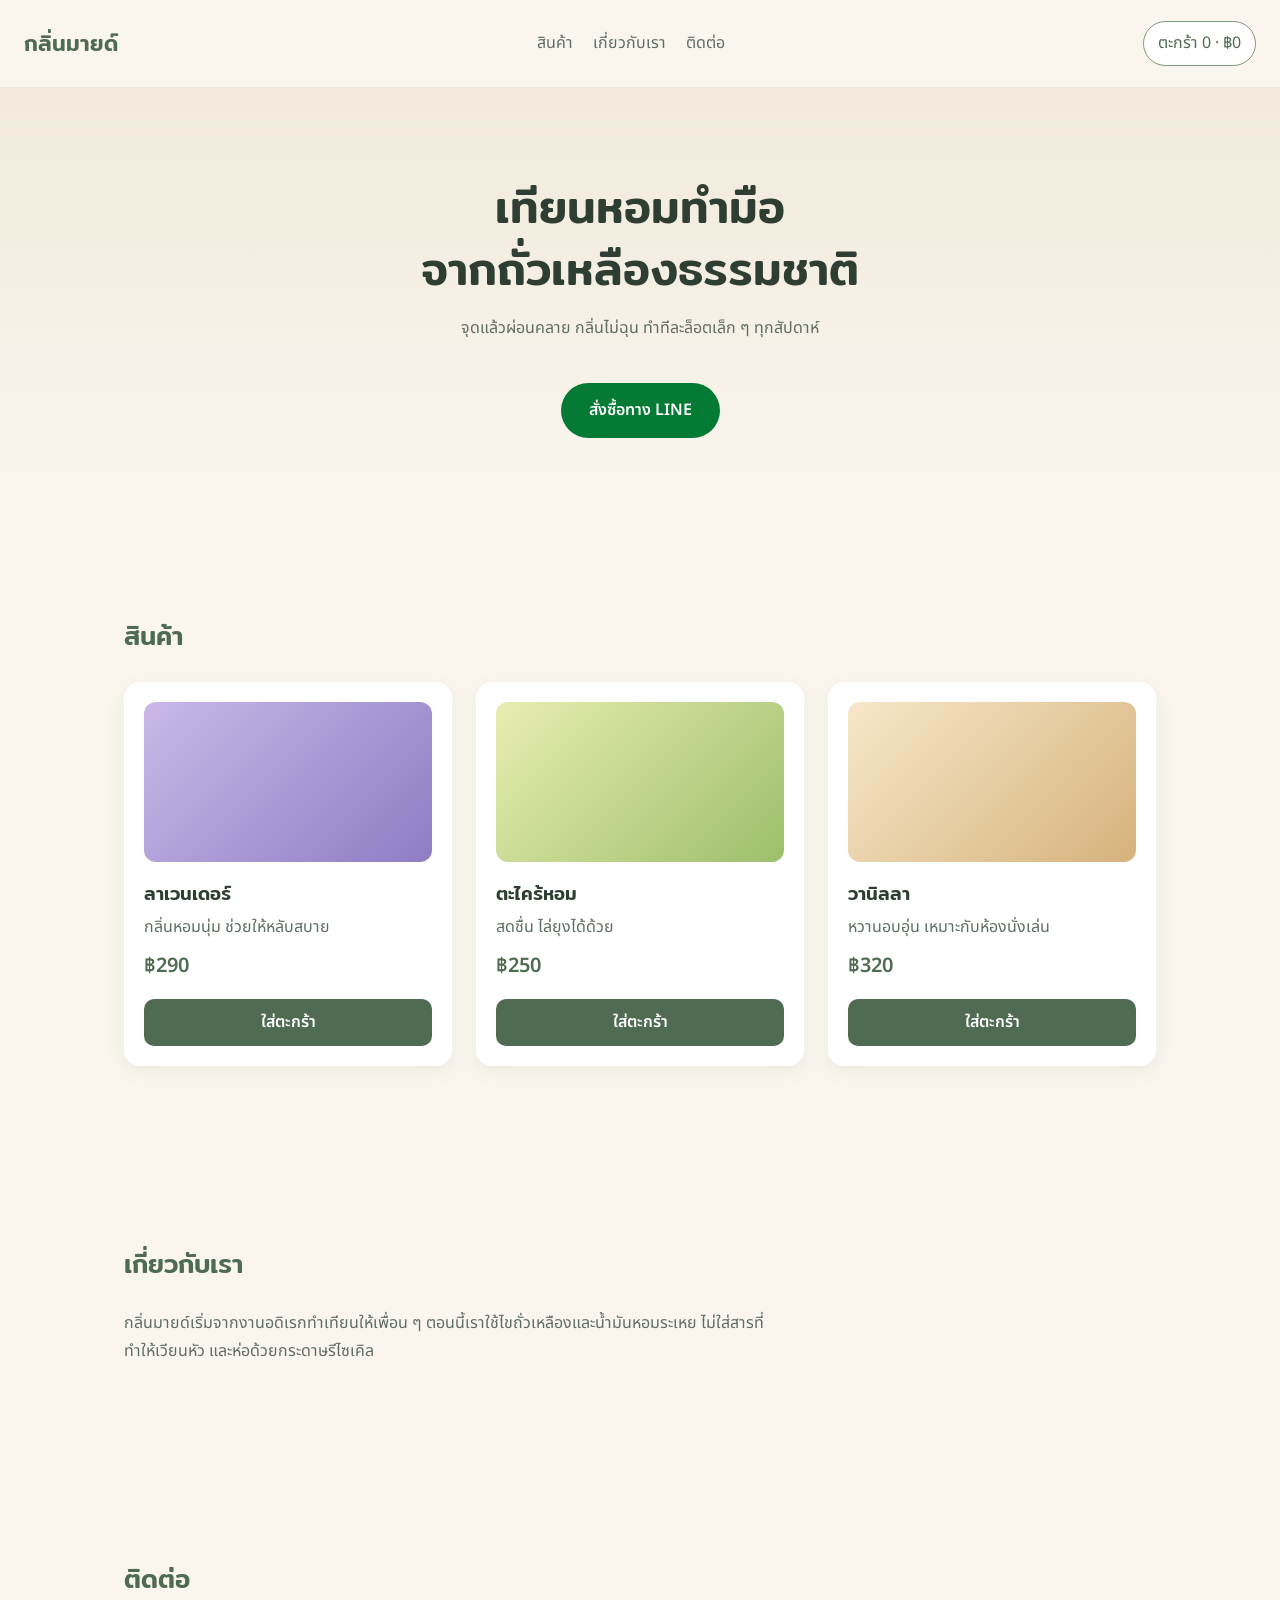
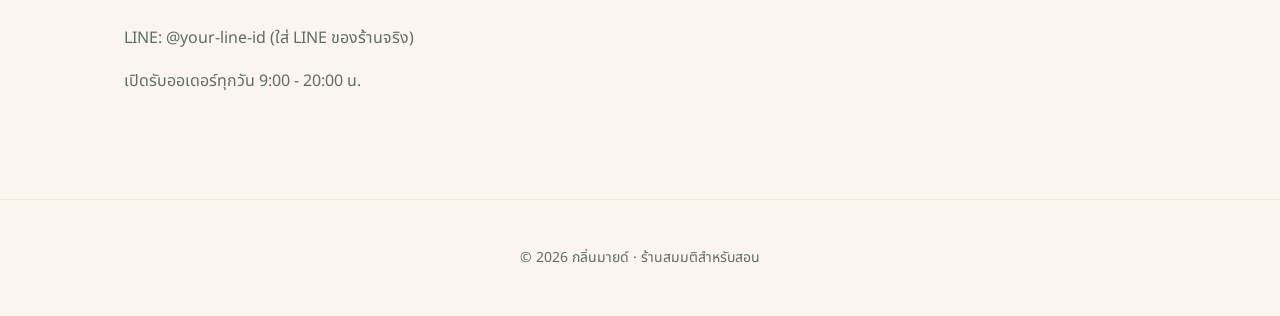
<file: public/demo/index.html>
<!DOCTYPE html>
<html lang="th">
<head>
  <meta charset="UTF-8">
  <meta name="viewport" content="width=device-width, initial-scale=1.0">
  <title>กลิ่นมายด์ - เทียนหอมทำมือจากถั่วเหลือง</title>
  <meta name="description" content="เทียนหอมทำมือจากไขถั่วเหลือง กลิ่นลาเวนเดอร์ ตะไคร้หอม วานิลลา สั่งซื้อง่ายทาง LINE (ร้านสมมติสำหรับสอนทำเว็บ)">
  <meta property="og:type" content="website">
  <meta property="og:title" content="กลิ่นมายด์ - เทียนหอมทำมือ">
  <meta property="og:description" content="เทียนหอมจากไขถั่วเหลือง 3 กลิ่น สั่งซื้อง่ายทาง LINE">
  <meta property="og:image" content="https://vibecoding-th.vercel.app/demo/og.jpg">
  <meta property="og:image:width" content="1200">
  <meta property="og:image:height" content="630">
  <meta name="twitter:card" content="summary_large_image">
  <link rel="preconnect" href="https://fonts.googleapis.com">
  <link rel="preconnect" href="https://fonts.gstatic.com" crossorigin>
  <link href="https://fonts.googleapis.com/css2?family=Mitr:wght@400;500&family=Noto+Sans+Thai:wght@400;600&display=swap" rel="stylesheet">
  <link rel="stylesheet" href="style.css">
</head>
<body>
  <header class="site-header">
    <a href="#" class="logo">กลิ่นมายด์</a>
    <nav>
      <a href="#products">สินค้า</a>
      <a href="#about">เกี่ยวกับเรา</a>
      <a href="#contact">ติดต่อ</a>
    </nav>
    <button class="cart-btn" id="cart-btn">ตะกร้า <span id="cart-count">0</span> · ฿<span id="cart-total">0</span></button>
  </header>

  <aside class="cart-panel" id="cart-panel" hidden>
    <h3>ตะกร้าของคุณ</h3>
    <ul id="cart-items"></ul>
    <p class="cart-sum">รวม ฿<span id="cart-sum">0</span></p>
    <a class="btn-line" id="send-line" href="#" target="_blank" rel="noopener">ส่งรายการทาง LINE</a>
    <p class="cart-note">ยังไม่มีการจ่ายเงินบนเว็บ ร้านจะตอบกลับเพื่อยืนยันทาง LINE</p>
  </aside>

  <section class="hero">
    <h1>เทียนหอมทำมือ<br>จากถั่วเหลืองธรรมชาติ</h1>
    <p>จุดแล้วผ่อนคลาย กลิ่นไม่ฉุน ทำทีละล็อตเล็ก ๆ ทุกสัปดาห์</p>
    <a class="btn-line" href="https://line.me/R/msg/text/?%E0%B8%AA%E0%B8%99%E0%B9%83%E0%B8%88%E0%B8%AA%E0%B8%B1%E0%B9%88%E0%B8%87%E0%B9%80%E0%B8%97%E0%B8%B5%E0%B8%A2%E0%B8%99%E0%B8%AB%E0%B8%AD%E0%B8%A1%E0%B8%84%E0%B8%A3%E0%B8%B1%E0%B8%9A" target="_blank" rel="noopener">สั่งซื้อทาง LINE</a>
  </section>

  <section id="products" class="products">
    <h2>สินค้า</h2>
    <div class="product-list">
      <div class="product" data-name="ลาเวนเดอร์" data-price="290">
        <div class="product-img lavender"></div>
        <h3>ลาเวนเดอร์</h3>
        <p>กลิ่นหอมนุ่ม ช่วยให้หลับสบาย</p>
        <p class="price">฿290</p>
        <button class="add-btn">ใส่ตะกร้า</button>
      </div>
      <div class="product" data-name="ตะไคร้หอม" data-price="250">
        <div class="product-img lemongrass"></div>
        <h3>ตะไคร้หอม</h3>
        <p>สดชื่น ไล่ยุงได้ด้วย</p>
        <p class="price">฿250</p>
        <button class="add-btn">ใส่ตะกร้า</button>
      </div>
      <div class="product" data-name="วานิลลา" data-price="320">
        <div class="product-img vanilla"></div>
        <h3>วานิลลา</h3>
        <p>หวานอบอุ่น เหมาะกับห้องนั่งเล่น</p>
        <p class="price">฿320</p>
        <button class="add-btn">ใส่ตะกร้า</button>
      </div>
    </div>
  </section>

  <section id="about" class="about">
    <h2>เกี่ยวกับเรา</h2>
    <p>กลิ่นมายด์เริ่มจากงานอดิเรกทำเทียนให้เพื่อน ๆ ตอนนี้เราใช้ไขถั่วเหลืองและน้ำมันหอมระเหย ไม่ใส่สารที่ทำให้เวียนหัว และห่อด้วยกระดาษรีไซเคิล</p>
  </section>

  <section id="contact" class="contact">
    <h2>ติดต่อ</h2>
    <p>LINE: @your-line-id (ใส่ LINE ของร้านจริง)</p>
    <p>เปิดรับออเดอร์ทุกวัน 9:00 - 20:00 น.</p>
  </section>

  <footer>
    <p>&copy; <span id="year"></span> กลิ่นมายด์ · ร้านสมมติสำหรับสอน</p>
  </footer>

  <script src="script.js"></script>
</body>
</html>
</file>
<file: public/demo/style.css>
:root {
  --cream: #faf6ee;
  --cream-dark: #f1eadb;
  --sage: #7c9a7e;
  --sage-dark: #4f6b52;
  --text: #2f3e33;
  --muted: #5f6e62;
  --line-green: #047a35; /* เขียว LINE ที่เข้มขึ้น ตัวหนังสือขาวอ่านง่าย (ต่างกัน 5.5:1) */
}

* {
  box-sizing: border-box;
}

body {
  margin: 0;
  font-family: "Noto Sans Thai", sans-serif;
  line-height: 1.7;
  color: var(--text);
  background: var(--cream);
}

h1, h2, h3, .logo {
  font-family: "Mitr", sans-serif;
  font-weight: 500;
}

.site-header {
  display: flex;
  justify-content: space-between;
  align-items: center;
  padding: 20px 24px;
}

.logo {
  font-size: 22px;
  color: var(--sage-dark);
  text-decoration: none;
  white-space: nowrap;
}

nav a {
  display: inline-block;
  padding: 10px 8px; /* พื้นที่กดสูงอย่างน้อย 44px */
  color: var(--muted);
  text-decoration: none;
}

section {
  padding: 64px 24px;
  max-width: 1080px;
  margin: 0 auto;
}

.hero {
  text-align: center;
  max-width: none;
  background: linear-gradient(180deg, var(--cream-dark), var(--cream));
}

.hero h1 {
  font-size: 32px;
  line-height: 1.35;
  margin: 0 0 16px;
}

.hero p {
  color: var(--muted);
}

.btn-line {
  display: inline-block;
  margin-top: 24px;
  padding: 14px 28px;
  background: var(--line-green);
  color: white;
  border-radius: 999px;
  text-decoration: none;
  font-weight: 600;
}

h2 {
  font-size: 26px;
  margin: 0 0 24px;
  color: var(--sage-dark);
}

.product-list {
  display: grid;
  gap: 24px;
}

.product {
  background: white;
  border-radius: 16px;
  padding: 20px;
  box-shadow: 0 6px 20px rgba(79, 107, 82, 0.08);
}

.product-img {
  height: 160px;
  border-radius: 12px;
  margin-bottom: 16px;
}

.lavender { background: linear-gradient(135deg, #c9b8e8, #8f7cc4); }
.lemongrass { background: linear-gradient(135deg, #e8edb0, #9cbf6b); }
.vanilla { background: linear-gradient(135deg, #f6e7c8, #d6b27c); }

.product h3 {
  margin: 0 0 4px;
}

.product p {
  margin: 0 0 8px;
  color: var(--muted);
}

.price {
  font-size: 20px;
  font-weight: 600;
  color: var(--sage-dark) !important;
}

.about p, .contact p {
  max-width: 640px;
  color: var(--muted);
}

footer {
  text-align: center;
  padding: 32px 20px;
  color: var(--muted);
  font-size: 14px;
  border-top: 1px solid var(--cream-dark);
}

.cart-btn {
  white-space: nowrap;
  min-height: 44px;
  border: 1px solid var(--sage);
  background: white;
  color: var(--sage-dark);
  border-radius: 999px;
  padding: 8px 14px;
  font: inherit;
  cursor: pointer;
}

.add-btn {
  width: 100%;
  margin-top: 8px;
  padding: 10px;
  border: none;
  min-height: 44px;
  border-radius: 10px;
  background: var(--sage-dark);
  color: white;
  font: inherit;
  font-weight: 600;
  cursor: pointer;
}

.add-btn:active {
  transform: scale(0.98);
}

.cart-panel {
  position: fixed;
  top: 72px;
  right: 16px;
  width: 300px;
  background: white;
  border-radius: 16px;
  padding: 20px;
  box-shadow: 0 12px 40px rgba(47, 62, 51, 0.18);
  z-index: 10;
}

.cart-panel h3 {
  margin: 0 0 12px;
}

.cart-panel ul {
  list-style: none;
  margin: 0;
  padding: 0;
}

.cart-panel li {
  display: flex;
  justify-content: space-between;
  padding: 6px 0;
  border-bottom: 1px solid var(--cream-dark);
}

.cart-sum {
  font-weight: 600;
  text-align: right;
}

.cart-note {
  font-size: 14px;
  color: var(--muted);
}

/* จอเล็ก: ซ่อนเมนู เหลือชื่อร้านกับปุ่มตะกร้า ไม่ให้ตกบรรทัด */
@media (max-width: 599px) {
  nav {
    display: none;
  }
  .cart-panel {
    left: 16px;
    width: auto;
  }
}

@media (min-width: 768px) {
  .product-list {
    grid-template-columns: repeat(3, 1fr);
  }
  .hero h1 {
    font-size: 46px;
  }
  section {
    padding: 88px 24px;
  }
}
</file>
